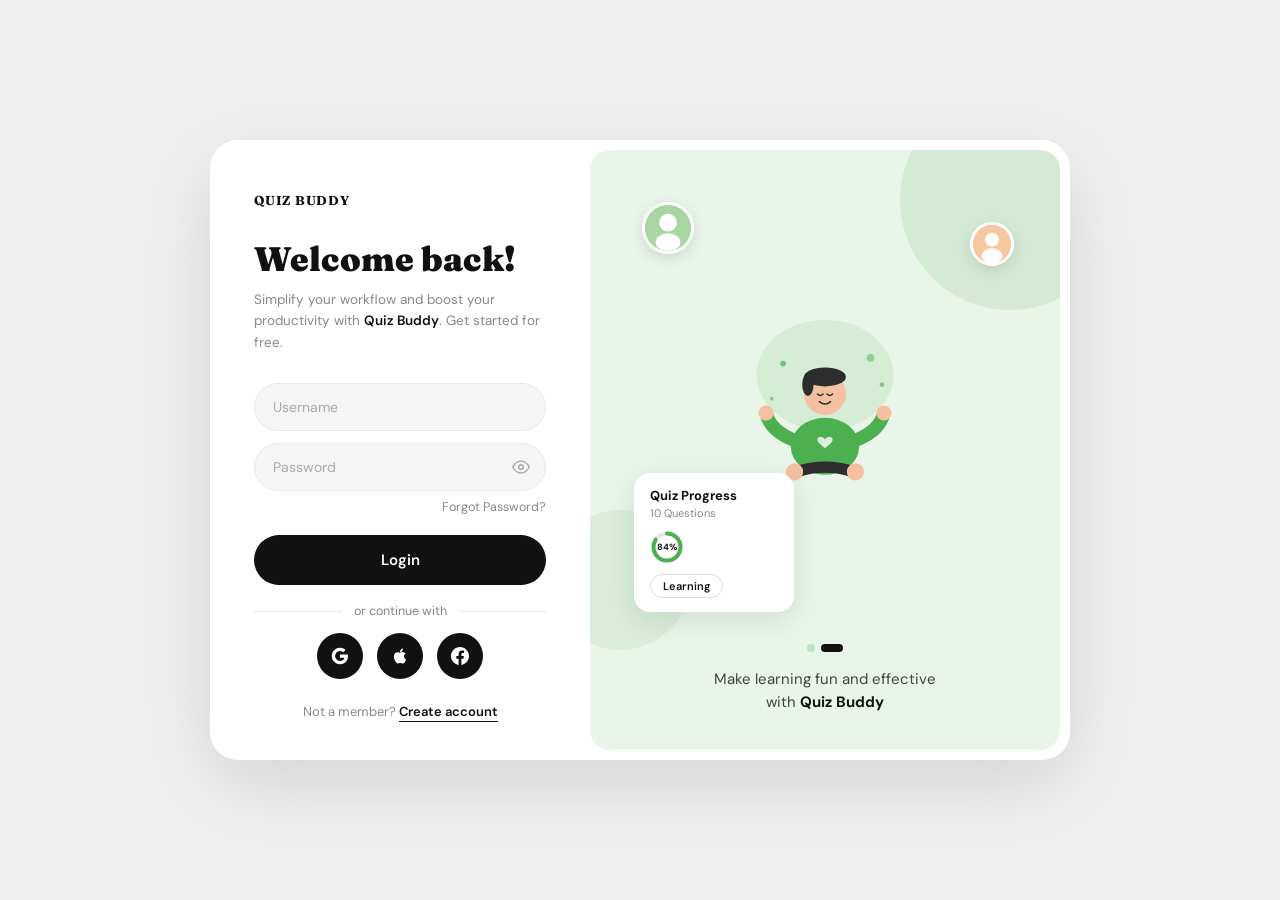
<file: templates/login.html>
<!DOCTYPE html>
<html lang="en">
<head>
  <meta charset="UTF-8" />
  <meta name="viewport" content="width=device-width, initial-scale=1.0"/>
  <title>Login — Quiz Buddy</title>
  <link href="https://fonts.googleapis.com/css2?family=Fraunces:wght@700;900&family=DM+Sans:wght@400;500;600&display=swap" rel="stylesheet"/>
  <style>
    *, *::before, *::after { box-sizing: border-box; margin: 0; padding: 0; }
    :root {
      --green-light: #e9f5e9; --green-mid: #c2e0c2; --green-accent: #4caf50;
      --black: #111111; --white: #ffffff; --gray: #888; --input-bg: #f5f5f5;
    }
    body { font-family: 'DM Sans', sans-serif; background: #f0f0f0; min-height: 100vh; display: flex; align-items: center; justify-content: center; }
    .card { display: flex; width: 860px; min-height: 540px; background: var(--white); border-radius: 28px; overflow: hidden; box-shadow: 0 24px 80px rgba(0,0,0,0.12); animation: fadeUp 0.6s ease both; }
    @keyframes fadeUp { from { opacity: 0; transform: translateY(24px); } to { opacity: 1; transform: translateY(0); } }
    .left { flex: 0 0 380px; padding: 52px 44px 40px; display: flex; flex-direction: column; justify-content: space-between; }
    .left-inner { display: flex; flex-direction: column; }
    .brand { font-family: 'Fraunces', serif; font-size: 13px; font-weight: 700; letter-spacing: 0.06em; color: var(--black); text-transform: uppercase; margin-bottom: 32px; }
    h1 { font-family: 'Fraunces', serif; font-size: 34px; font-weight: 900; color: var(--black); line-height: 1.15; margin-bottom: 10px; }
    .subtitle { font-size: 13.5px; color: var(--gray); line-height: 1.6; margin-bottom: 30px; }
    .subtitle strong { color: var(--black); font-weight: 600; }
    .form { display: flex; flex-direction: column; gap: 12px; }
    .input-wrap { position: relative; display: flex; align-items: center; }
    .input-wrap input {
      width: 100%; padding: 14px 18px; border: 1.5px solid #e8e8e8; border-radius: 50px;
      font-family: 'DM Sans', sans-serif; font-size: 14px; color: var(--black);
      background: var(--input-bg); outline: none; transition: border-color 0.2s, background 0.2s;
    }
    .input-wrap input::placeholder { color: #aaa; }
    .input-wrap input:focus { border-color: var(--black); background: var(--white); }
    .input-wrap .eye-btn { position: absolute; right: 16px; background: none; border: none; cursor: pointer; color: #aaa; display: flex; align-items: center; padding: 0; transition: color 0.2s; }
    .input-wrap .eye-btn:hover { color: var(--black); }
    .row-forgot { display: flex; justify-content: flex-end; margin-top: -4px; margin-bottom: 4px; }
    .row-forgot a { font-size: 12.5px; color: var(--gray); text-decoration: none; transition: color 0.2s; }
    .row-forgot a:hover { color: var(--black); }
    .btn-login { width: 100%; padding: 15px; border-radius: 50px; border: none; background: var(--black); color: var(--white); font-family: 'DM Sans', sans-serif; font-size: 15px; font-weight: 600; cursor: pointer; transition: transform 0.15s, box-shadow 0.15s; margin-top: 4px; }
    .btn-login:hover { transform: translateY(-1px); box-shadow: 0 8px 24px rgba(0,0,0,0.18); }
    .btn-login:active { transform: translateY(0); }
    .divider { display: flex; align-items: center; gap: 12px; margin: 18px 0 14px; }
    .divider::before, .divider::after { content: ''; flex: 1; height: 1px; background: #e8e8e8; }
    .divider span { font-size: 12.5px; color: var(--gray); white-space: nowrap; }
    .socials { display: flex; justify-content: center; gap: 14px; }
    .social-btn { width: 46px; height: 46px; border-radius: 50%; background: var(--black); border: none; cursor: pointer; display: flex; align-items: center; justify-content: center; transition: transform 0.15s, background 0.2s; }
    .social-btn:hover { transform: translateY(-2px); background: #333; }
    .social-btn svg { width: 18px; height: 18px; fill: white; }
    .footer-text { font-size: 13px; color: var(--gray); text-align: center; margin-top: 24px; }
    .footer-text a { color: var(--black); font-weight: 600; text-decoration: none; border-bottom: 1.5px solid var(--black); padding-bottom: 1px; transition: opacity 0.2s; }
    .footer-text a:hover { opacity: 0.6; }
    .right { flex: 1; background: var(--green-light); border-radius: 20px; margin: 10px 10px 10px 0; display: flex; flex-direction: column; align-items: center; justify-content: flex-end; padding: 32px 28px 36px; position: relative; overflow: hidden; }
    .right::before { content: ''; position: absolute; top: -60px; right: -60px; width: 220px; height: 220px; border-radius: 50%; background: var(--green-mid); opacity: 0.5; }
    .right::after  { content: ''; position: absolute; bottom: 100px; left: -40px; width: 140px; height: 140px; border-radius: 50%; background: var(--green-mid); opacity: 0.4; }
    .illus-wrap { position: relative; width: 100%; flex: 1; display: flex; align-items: center; justify-content: center; }
    .figure-svg { width: 190px; position: relative; z-index: 2; animation: float 4s ease-in-out infinite; }
    @keyframes float { 0%,100% { transform: translateY(0); } 50% { transform: translateY(-10px); } }
    .avatar { position: absolute; border-radius: 50%; border: 3px solid white; overflow: hidden; background: #ddd; z-index: 3; box-shadow: 0 4px 14px rgba(0,0,0,0.12); }
    .avatar.a1 { width: 52px; height: 52px; top: 20px; left: 24px; animation: float 4s ease-in-out infinite 0.5s; }
    .avatar.a2 { width: 44px; height: 44px; top: 40px; right: 18px; animation: float 4s ease-in-out infinite 1s; }
    .avatar svg { width: 100%; height: 100%; }
    .task-card { position: absolute; bottom: 32px; left: 16px; background: white; border-radius: 16px; padding: 14px 16px; width: 160px; box-shadow: 0 8px 28px rgba(0,0,0,0.1); z-index: 4; animation: slideIn 0.7s 0.3s ease both; }
    @keyframes slideIn { from { opacity:0; transform: translateX(-16px); } to { opacity:1; transform: translateX(0); } }
    .task-card .tc-title { font-size: 13px; font-weight: 700; color: var(--black); margin-bottom: 2px; }
    .task-card .tc-sub   { font-size: 11px; color: var(--gray); margin-bottom: 10px; }
    .tc-progress { display: flex; align-items: center; gap: 8px; margin-bottom: 10px; }
    .ring { width: 34px; height: 34px; flex-shrink: 0; }
    .ring circle { fill: none; stroke-width: 4; stroke-linecap: round; }
    .ring .track { stroke: #e8e8e8; }
    .ring .fill  { stroke: var(--green-accent); stroke-dasharray: 84; stroke-dashoffset: 13; transform: rotate(-90deg); transform-origin: center; }
    .ring-label { position: absolute; font-size: 9px; font-weight: 700; color: var(--black); left: 50%; top: 50%; transform: translate(-50%,-50%); }
    .ring-wrap { position: relative; width: 34px; height: 34px; }
    .tc-tag { display: inline-block; padding: 4px 12px; border-radius: 50px; border: 1.5px solid #ddd; font-size: 11px; font-weight: 600; color: var(--black); }
    .dots { display: flex; gap: 6px; margin-bottom: 16px; z-index: 2; }
    .dot { width: 8px; height: 8px; border-radius: 50%; background: var(--green-mid); }
    .dot.active { background: var(--black); width: 22px; border-radius: 4px; }
    .tagline { text-align: center; font-size: 15px; color: #444; line-height: 1.55; z-index: 2; }
    .tagline strong { color: var(--black); font-weight: 700; }
    @media (max-width: 700px) {
      .card { flex-direction: column; width: 94vw; min-height: auto; }
      .right { margin: 0 10px 10px; min-height: 280px; }
      .left { padding: 40px 30px 30px; }
    }
  </style>
</head>
<body>

<div class="card">
  <div class="left">
    <div class="left-inner">
      <div class="brand">Quiz Buddy</div>
      <h1>Welcome back!</h1>
      <p class="subtitle">Simplify your workflow and boost your productivity with <strong>Quiz Buddy</strong>. Get started for free.</p>

      <!-- ✅ Your original login form — method="post", name attributes preserved -->
    <form class="form" method="post">

  <div class="input-wrap">
    <input
      type="text"
      name="username"
      placeholder="Username"
      required
      autocomplete="off">
  </div>

  <div class="input-wrap">
    <input
      type="password"
      name="password"
      id="pwd"
      placeholder="Password"
      required>

    <button
      type="button"
      class="eye-btn"
      onclick="togglePwd()">
      <svg id="eye-icon"
           xmlns="http://www.w3.org/2000/svg"
           width="18"
           height="18"
           viewBox="0 0 24 24"
           fill="none"
           stroke="currentColor"
           stroke-width="2">
        <path d="M1 12s4-8 11-8 11 8 11 8-4 8-11 8-11-8-11-8z"/>
        <circle cx="12" cy="12" r="3"/>
      </svg>
    </button>
  </div>

  <div class="row-forgot">
    <a href="#">Forgot Password?</a>
  </div>

  <button type="submit" class="btn-login">
    Login
  </button>

</form>

      <div class="divider"><span>or continue with</span></div>
      <div class="socials">
        <button class="social-btn" aria-label="Google" type="button">
          <svg viewBox="0 0 24 24"><path d="M22.56 12.25c0-.78-.07-1.53-.2-2.25H12v4.26h5.92c-.26 1.37-1.04 2.53-2.21 3.31v2.77h3.57c2.08-1.92 3.28-4.74 3.28-8.09z"/><path d="M12 23c2.97 0 5.46-.98 7.28-2.66l-3.57-2.77c-.98.66-2.23 1.06-3.71 1.06-2.86 0-5.29-1.93-6.16-4.53H2.18v2.84C3.99 20.53 7.7 23 12 23z"/><path d="M5.84 14.09c-.22-.66-.35-1.36-.35-2.09s.13-1.43.35-2.09V7.07H2.18C1.43 8.55 1 10.22 1 12s.43 3.45 1.18 4.93l2.85-2.22.81-.62z"/><path d="M12 5.38c1.62 0 3.06.56 4.21 1.64l3.15-3.15C17.45 2.09 14.97 1 12 1 7.7 1 3.99 3.47 2.18 7.07l3.66 2.84c.87-2.6 3.3-4.53 6.16-4.53z"/></svg>
        </button>
        <button class="social-btn" aria-label="Apple" type="button">
          <svg viewBox="0 0 24 24"><path d="M18.71 19.5c-.83 1.24-1.71 2.45-3.05 2.47-1.34.03-1.77-.79-3.29-.79-1.53 0-2 .77-3.27.82-1.31.05-2.3-1.32-3.14-2.53C4.25 17 2.94 12.45 4.7 9.39c.87-1.52 2.43-2.48 4.12-2.51 1.28-.02 2.5.87 3.29.87.78 0 2.26-1.07 3.8-.91.65.03 2.47.26 3.64 1.98-.09.06-2.17 1.28-2.15 3.81.03 3.02 2.65 4.03 2.68 4.04-.03.07-.42 1.44-1.38 2.83M13 3.5c.73-.83 1.94-1.46 2.94-1.5.13 1.17-.34 2.35-1.04 3.19-.69.85-1.83 1.51-2.95 1.42-.15-1.15.41-2.35 1.05-3.11z"/></svg>
        </button>
        <button class="social-btn" aria-label="Facebook" type="button">
          <svg viewBox="0 0 24 24"><path d="M24 12.073c0-6.627-5.373-12-12-12s-12 5.373-12 12c0 5.99 4.388 10.954 10.125 11.854v-8.385H7.078v-3.47h3.047V9.43c0-3.007 1.792-4.669 4.533-4.669 1.312 0 2.686.235 2.686.235v2.953H15.83c-1.491 0-1.956.925-1.956 1.874v2.25h3.328l-.532 3.47h-2.796v8.385C19.612 23.027 24 18.062 24 12.073z"/></svg>
        </button>
      </div>
    </div>
    <p class="footer-text">Not a member? <a href="/signup">Create account</a></p>
  </div>

  <!-- RIGHT panel -->
  <div class="right">
    <div class="illus-wrap">
      <div class="avatar a1">
        <svg viewBox="0 0 52 52" xmlns="http://www.w3.org/2000/svg"><rect width="52" height="52" fill="#a8d5a2"/><circle cx="26" cy="20" r="10" fill="#fff"/><ellipse cx="26" cy="42" rx="14" ry="10" fill="#fff"/></svg>
      </div>
      <div class="avatar a2">
        <svg viewBox="0 0 44 44" xmlns="http://www.w3.org/2000/svg"><rect width="44" height="44" fill="#f5c8a0"/><circle cx="22" cy="17" r="8" fill="#fff"/><ellipse cx="22" cy="36" rx="12" ry="9" fill="#fff"/></svg>
      </div>
      <svg class="figure-svg" viewBox="0 0 200 240" xmlns="http://www.w3.org/2000/svg">
        <ellipse cx="100" cy="80" rx="72" ry="58" fill="#c8e6c8" opacity="0.6"/>
        <ellipse cx="100" cy="155" rx="36" ry="30" fill="#4caf50"/>
        <path d="M100 148 c-2-4-8-4-8 0 c0 3 4 6 8 9 c4-3 8-6 8-9 c0-4-6-4-8 0z" fill="white" opacity="0.8"/>
        <circle cx="100" cy="100" r="22" fill="#f5c0a0"/>
        <ellipse cx="100" cy="82" rx="22" ry="10" fill="#2d2d2d"/>
        <ellipse cx="82" cy="90" rx="6" ry="12" fill="#2d2d2d"/>
        <path d="M92 100 q3 3 6 0" stroke="#2d2d2d" stroke-width="1.5" fill="none" stroke-linecap="round"/>
        <path d="M102 100 q3 3 6 0" stroke="#2d2d2d" stroke-width="1.5" fill="none" stroke-linecap="round"/>
        <path d="M94 108 q6 5 12 0" stroke="#2d2d2d" stroke-width="1.5" fill="none" stroke-linecap="round"/>
        <path d="M66 148 q-24-10-28-28" stroke="#4caf50" stroke-width="14" fill="none" stroke-linecap="round"/>
        <circle cx="38" cy="120" r="8" fill="#f5c0a0"/>
        <path d="M134 148 q24-10 28-28" stroke="#4caf50" stroke-width="14" fill="none" stroke-linecap="round"/>
        <circle cx="162" cy="120" r="8" fill="#f5c0a0"/>
        <path d="M70 182 q30-10 60 0" stroke="#2d2d2d" stroke-width="12" fill="none" stroke-linecap="round"/>
        <circle cx="68" cy="182" r="9" fill="#f5c0a0"/>
        <circle cx="132" cy="182" r="9" fill="#f5c0a0"/>
        <circle cx="56" cy="68" r="3" fill="#4caf50" opacity="0.7"/>
        <circle cx="148" cy="62" r="4" fill="#4caf50" opacity="0.5"/>
        <circle cx="160" cy="90" r="2.5" fill="#4caf50" opacity="0.6"/>
        <circle cx="44" cy="105" r="2" fill="#4caf50" opacity="0.5"/>
      </svg>
      <div class="task-card">
        <div class="tc-title">Quiz Progress</div>
        <div class="tc-sub">10 Questions</div>
        <div class="tc-progress">
          <div class="ring-wrap">
            <svg class="ring" viewBox="0 0 34 34">
              <circle class="track" cx="17" cy="17" r="13.5"/>
              <circle class="fill"  cx="17" cy="17" r="13.5"/>
            </svg>
            <span class="ring-label">84%</span>
          </div>
        </div>
        <span class="tc-tag">Learning</span>
      </div>
    </div>
    <div class="dots"><div class="dot"></div><div class="dot active"></div>
</div>
    <p class="tagline">Make learning fun and effective<br>with <strong>Quiz Buddy</strong></p>
  </div>
</div>

<script>
  function togglePwd() {
    const input = document.getElementById('pwd');
    const icon = document.getElementById('eye-icon');
    if (input.type === 'password') {
      input.type = 'text';
      icon.innerHTML = `<path d="M17.94 17.94A10.07 10.07 0 0 1 12 20c-7 0-11-8-11-8a18.45 18.45 0 0 1 5.06-5.94"/><path d="M9.9 4.24A9.12 9.12 0 0 1 12 4c7 0 11 8 11 8a18.5 18.5 0 0 1-2.16 3.19"/><line x1="1" y1="1" x2="23" y2="23"/>`;
    } else {
      input.type = 'password';
      icon.innerHTML = `<path d="M1 12s4-8 11-8 11 8 11 8-4 8-11 8-11-8-11-8z"/><circle cx="12" cy="12" r="3"/>`;
    }
  }
</script>
</body>
</html>
</file>
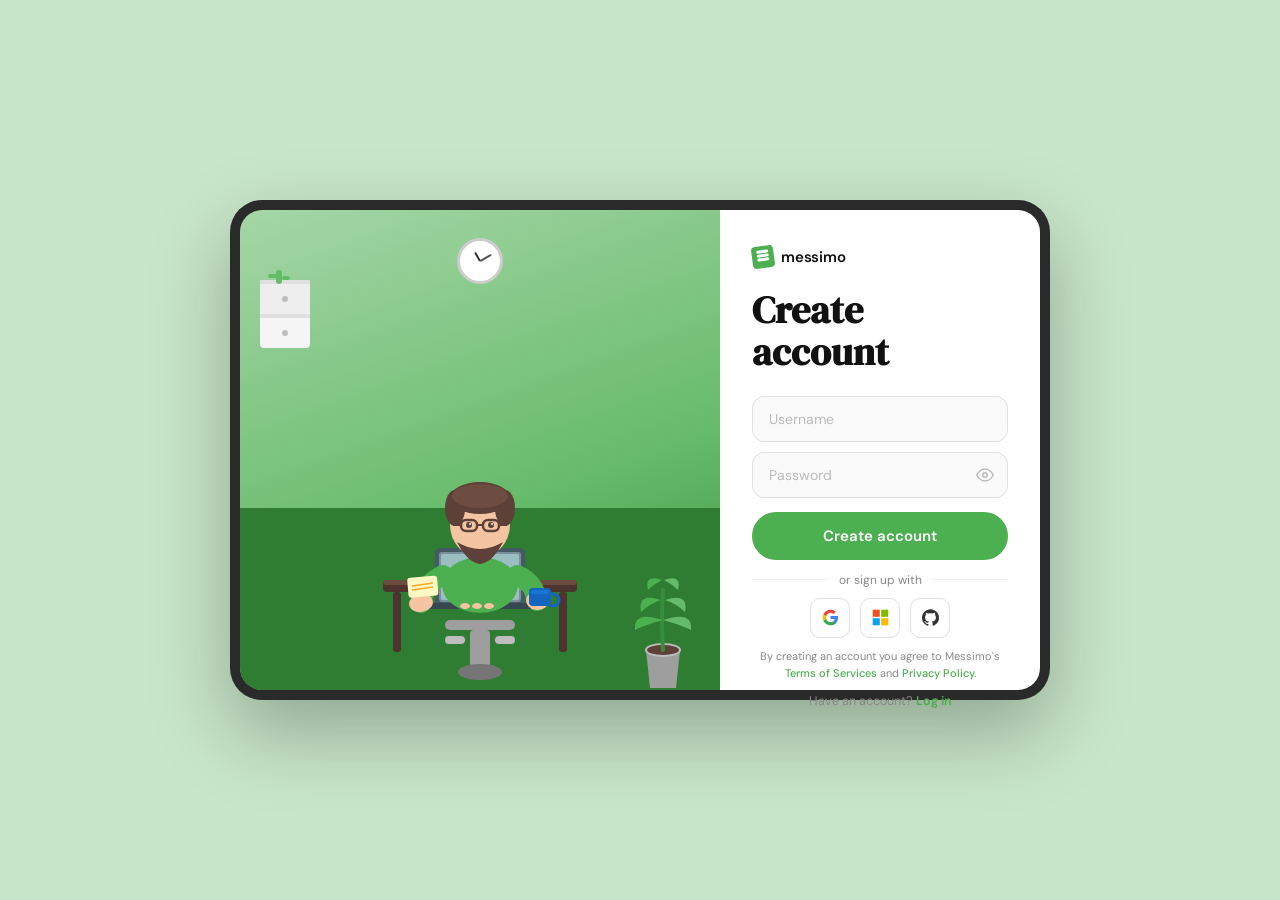
<file: templates/signup.html>
<!DOCTYPE html>
<html lang="en">
<head>
  <meta charset="UTF-8"/>
  <meta name="viewport" content="width=device-width, initial-scale=1.0"/>
  <title>Create Account — Messimo</title>
  <link href="https://fonts.googleapis.com/css2?family=DM+Serif+Display&family=DM+Sans:wght@400;500;600&display=swap" rel="stylesheet"/>
  <style>
    *, *::before, *::after { box-sizing: border-box; margin: 0; padding: 0; }

    :root {
      --green-bg: #7bc67e;
      --green-dark: #5aaf5e;
      --green-btn: #4caf50;
      --white: #ffffff;
      --black: #111;
      --gray: #888;
      --input-border: #e0e0e0;
      --input-bg: #fafafa;
    }

    body {
      font-family: 'DM Sans', sans-serif;
      background: #c8e6c9;
      min-height: 100vh;
      display: flex;
      align-items: center;
      justify-content: center;
      padding: 1rem;
    }

    /* outer shell — the rounded dark border seen in the screenshot */
    .shell {
      width: 820px;
      height: 500px;
      background: #2a2a2a;
      border-radius: 32px;
      padding: 10px;
      box-shadow: 0 32px 80px rgba(0,0,0,0.28);
      display: flex;
      animation: fadeUp 0.6s ease both;
    }

    @keyframes fadeUp {
      from { opacity:0; transform:translateY(20px); }
      to   { opacity:1; transform:translateY(0); }
    }

    /* ── LEFT: green illustration side ── */
    .left {
      flex: 1;
      border-radius: 22px 0 0 22px;
      background: linear-gradient(160deg, #a5d6a7 0%, #66bb6a 60%, #388e3c 100%);
      position: relative;
      overflow: hidden;
      display: flex;
      align-items: flex-end;
      justify-content: center;
    }

    /* floor */
    .left::after {
      content: '';
      position: absolute;
      bottom: 0; left: 0; right: 0;
      height: 38%;
      background: #2e7d32;
      border-radius: 0 0 0 22px;
    }

    /* clock on wall */
    .clock {
      position: absolute;
      top: 28px; left: 50%;
      transform: translateX(-50%);
      width: 46px; height: 46px;
      background: white;
      border-radius: 50%;
      border: 3px solid #ccc;
      display: flex; align-items: center; justify-content: center;
      z-index: 2;
    }
    .clock::before { /* hour hand */
      content: '';
      position: absolute;
      bottom: 50%; left: 50%;
      width: 2px; height: 10px;
      background: #333;
      transform-origin: bottom center;
      transform: translateX(-50%) rotate(-30deg);
      border-radius: 2px;
    }
    .clock::after { /* minute hand */
      content: '';
      position: absolute;
      bottom: 50%; left: 50%;
      width: 1.5px; height: 13px;
      background: #555;
      transform-origin: bottom center;
      transform: translateX(-50%) rotate(60deg);
      border-radius: 2px;
    }

    /* 3D character SVG */
    .character {
      position: relative;
      z-index: 3;
      width: 230px;
      margin-bottom: 0;
      animation: float 5s ease-in-out infinite;
    }

    @keyframes float {
      0%,100% { transform: translateY(0); }
      50%      { transform: translateY(-8px); }
    }

    /* plant */
    .plant {
      position: absolute;
      bottom: 0; right: 22px;
      z-index: 4;
      width: 70px;
    }

    /* cabinet */
    .cabinet {
      position: absolute;
      top: 60px; left: 18px;
      z-index: 2;
      width: 54px;
    }

    /* cactus */
    .cactus {
      position: absolute;
      top: 32px; left: 22px;
      z-index: 2;
      width: 28px;
    }

    /* ── RIGHT: white form side ── */
    .right {
      width: 320px;
      flex-shrink: 0;
      background: var(--white);
      border-radius: 0 22px 22px 0;
      padding: 36px 32px 28px;
      display: flex;
      flex-direction: column;
      justify-content: space-between;
    }

    .logo {
      display: flex;
      align-items: center;
      gap: 7px;
      margin-bottom: 22px;
    }

    .logo-icon {
      width: 22px; height: 22px;
      background: var(--green-btn);
      border-radius: 4px;
      position: relative;
      transform: rotate(-8deg);
    }

    .logo-icon::after {
      content: '';
      position: absolute;
      top: 4px; left: 5px;
      width: 12px; height: 3px;
      background: white;
      border-radius: 2px;
      box-shadow: 0 4px 0 white, 0 8px 0 white;
    }

    .logo-name {
      font-family: 'DM Sans', sans-serif;
      font-size: 15px;
      font-weight: 600;
      color: var(--black);
      letter-spacing: -0.2px;
    }

    h1 {
      font-family: 'DM Serif Display', serif;
      font-size: 38px;
      line-height: 1.1;
      color: var(--black);
      margin-bottom: 22px;
    }

    .form { display: flex; flex-direction: column; gap: 10px; }

    .input-wrap { position: relative; }

    .input-wrap input {
      width: 100%;
      padding: 13px 44px 13px 16px;
      border: 1.5px solid var(--input-border);
      border-radius: 12px;
      font-family: 'DM Sans', sans-serif;
      font-size: 14px;
      color: var(--black);
      background: var(--input-bg);
      outline: none;
      transition: border-color 0.2s;
    }

    .input-wrap input::placeholder { color: #bbb; }
    .input-wrap input:focus { border-color: var(--green-btn); background: white; }

    .eye-btn {
      position: absolute;
      right: 14px; top: 50%;
      transform: translateY(-50%);
      background: none; border: none;
      cursor: pointer; color: #bbb;
      display: flex; align-items: center;
      transition: color 0.2s;
    }
    .eye-btn:hover { color: var(--black); }

    .btn-create {
      width: 100%;
      padding: 14px;
      border-radius: 50px;
      border: none;
      background: var(--green-btn);
      color: white;
      font-family: 'DM Sans', sans-serif;
      font-size: 15px;
      font-weight: 600;
      cursor: pointer;
      margin-top: 4px;
      transition: transform 0.15s, box-shadow 0.15s, background 0.2s;
    }
    .btn-create:hover { background: var(--green-dark); transform: translateY(-1px); box-shadow: 0 8px 24px rgba(76,175,80,0.35); }
    .btn-create:active { transform: translateY(0); }

    .divider {
      display: flex; align-items: center; gap: 10px;
      margin: 12px 0 10px;
      font-size: 12px; color: var(--gray);
    }
    .divider::before, .divider::after { content:''; flex:1; height:1px; background:#eee; }

    .socials { display: flex; justify-content: center; gap: 10px; }

    .s-btn {
      width: 40px; height: 40px;
      border-radius: 10px;
      border: 1.5px solid var(--input-border);
      background: white;
      display: flex; align-items: center; justify-content: center;
      cursor: pointer;
      transition: border-color 0.2s, transform 0.15s;
    }
    .s-btn:hover { border-color: var(--green-btn); transform: translateY(-2px); }
    .s-btn svg { width: 17px; height: 17px; }

    .terms {
      font-size: 11px;
      color: var(--gray);
      text-align: center;
      line-height: 1.6;
      margin-top: 10px;
    }
    .terms a { color: var(--green-btn); text-decoration: none; font-weight: 500; }
    .terms a:hover { text-decoration: underline; }

    .footer-txt {
      font-size: 12.5px;
      color: var(--gray);
      text-align: center;
      margin-top: 10px;
    }
    .footer-txt a { color: var(--green-btn); font-weight: 600; text-decoration: none; }
    .footer-txt a:hover { text-decoration: underline; }

    @media (max-width: 700px) {
      .shell { flex-direction: column; width: 96vw; height: auto; }
      .left  { min-height: 220px; border-radius: 22px 22px 0 0; }
      .right { width: 100%; border-radius: 0 0 22px 22px; }
    }
  </style>
</head>
<body>

<div class="shell">

  <!-- LEFT: illustration -->
  <div class="left">

    <!-- clock -->
    <div class="clock"></div>

    <!-- small cabinet SVG -->
    <svg class="cabinet" viewBox="0 0 54 80" xmlns="http://www.w3.org/2000/svg">
      <rect x="2" y="10" width="50" height="68" rx="4" fill="#f5f5f5"/>
      <rect x="2" y="10" width="50" height="34" rx="4" fill="#eeeeee"/>
      <rect x="2" y="10" width="50" height="4" fill="#e0e0e0"/>
      <rect x="2" y="44" width="50" height="4" fill="#e0e0e0"/>
      <circle cx="27" cy="29" r="3" fill="#bdbdbd"/>
      <circle cx="27" cy="63" r="3" fill="#bdbdbd"/>
      <!-- cactus on top -->
      <rect x="18" y="0" width="6" height="14" rx="3" fill="#66bb6a"/>
      <rect x="10" y="4" width="10" height="4" rx="2" fill="#66bb6a"/>
      <rect x="24" y="6" width="8" height="4" rx="2" fill="#66bb6a"/>
    </svg>

    <!-- 3D character SVG (hand-crafted illustration style) -->
    <svg class="character" viewBox="0 0 230 300" xmlns="http://www.w3.org/2000/svg">
      <!-- desk -->
      <rect x="18" y="190" width="194" height="12" rx="4" fill="#4e342e"/>
      <rect x="28" y="202" width="8" height="60" rx="3" fill="#4e342e"/>
      <rect x="194" y="202" width="8" height="60" rx="3" fill="#4e342e"/>
      <!-- desk surface highlight -->
      <rect x="18" y="190" width="194" height="5" rx="4" fill="#6d4c41"/>

      <!-- laptop -->
      <rect x="70" y="158" width="90" height="58" rx="5" fill="#455a64"/>
      <rect x="74" y="162" width="82" height="50" rx="3" fill="#78909c"/>
      <!-- screen glow -->
      <rect x="76" y="164" width="78" height="46" rx="2" fill="#b2dfdb" opacity="0.6"/>
      <rect x="56" y="213" width="118" height="6" rx="3" fill="#37474f"/>

      <!-- chair -->
      <rect x="80" y="230" width="70" height="10" rx="5" fill="#9e9e9e"/>
      <rect x="105" y="240" width="20" height="40" rx="4" fill="#9e9e9e"/>
      <rect x="80" y="246" width="20" height="8" rx="4" fill="#bdbdbd"/>
      <rect x="130" y="246" width="20" height="8" rx="4" fill="#bdbdbd"/>
      <ellipse cx="115" cy="282" rx="22" ry="8" fill="#757575"/>

      <!-- body / green sweater -->
      <ellipse cx="115" cy="195" rx="38" ry="28" fill="#4caf50"/>
      <!-- collar -->
      <path d="M102 170 q13-8 26 0" fill="#388e3c"/>

      <!-- left arm on desk -->
      <path d="M78 185 q-20 10-22 28" stroke="#4caf50" stroke-width="20" fill="none" stroke-linecap="round"/>
      <ellipse cx="56" cy="213" rx="12" ry="9" fill="#f5c5a3" transform="rotate(-10 56 213)"/>

      <!-- right arm -->
      <path d="M152 185 q18 8 20 26" stroke="#4caf50" stroke-width="20" fill="none" stroke-linecap="round"/>
      <ellipse cx="172" cy="211" rx="11" ry="9" fill="#f5c5a3" transform="rotate(10 172 211)"/>

      <!-- fingers on keyboard -->
      <ellipse cx="100" cy="216" rx="5" ry="3" fill="#f5c5a3"/>
      <ellipse cx="112" cy="216" rx="5" ry="3" fill="#f5c5a3"/>
      <ellipse cx="124" cy="216" rx="5" ry="3" fill="#f5c5a3"/>

      <!-- neck -->
      <rect x="107" y="155" width="16" height="18" rx="6" fill="#f5c5a3"/>

      <!-- head -->
      <ellipse cx="115" cy="135" rx="30" ry="32" fill="#f5c5a3"/>

      <!-- hair -->
      <ellipse cx="115" cy="108" rx="30" ry="16" fill="#5d4037"/>
      <ellipse cx="90"  cy="118" rx="10" ry="18" fill="#5d4037"/>
      <ellipse cx="140" cy="118" rx="10" ry="18" fill="#5d4037"/>
      <ellipse cx="115" cy="106" rx="28" ry="12" fill="#6d4c41"/>

      <!-- glasses -->
      <rect x="96" y="130" width="16" height="11" rx="5" fill="none" stroke="#5d4037" stroke-width="2.5"/>
      <rect x="118" y="130" width="16" height="11" rx="5" fill="none" stroke="#5d4037" stroke-width="2.5"/>
      <line x1="112" y1="135" x2="118" y2="135" stroke="#5d4037" stroke-width="2"/>
      <line x1="88"  y1="135" x2="96"  y2="135" stroke="#5d4037" stroke-width="2"/>
      <line x1="134" y1="135" x2="142" y2="135" stroke="#5d4037" stroke-width="2"/>

      <!-- eyes behind glasses -->
      <circle cx="104" cy="135" r="3" fill="#5d4037"/>
      <circle cx="126" cy="135" r="3" fill="#5d4037"/>
      <circle cx="105" cy="134" r="1" fill="white"/>
      <circle cx="127" cy="134" r="1" fill="white"/>

      <!-- beard -->
      <path d="M92 152 q23 14 46 0 q-10 20-23 22 q-13-2-23-22z" fill="#5d4037"/>

      <!-- mug -->
      <rect x="164" y="198" width="22" height="18" rx="4" fill="#1565c0"/>
      <path d="M186 204 q8 0 8 6 q0 6-8 6" fill="none" stroke="#1565c0" stroke-width="3" stroke-linecap="round"/>
      <rect x="166" y="200" width="18" height="4" rx="2" fill="#1976d2"/>

      <!-- notebook -->
      <rect x="42" y="188" width="30" height="20" rx="3" fill="#fff9c4" transform="rotate(-5 42 188)"/>
      <line x1="47" y1="196" x2="68" y2="193" stroke="#f9a825" stroke-width="1.5"/>
      <line x1="47" y1="200" x2="68" y2="197" stroke="#f9a825" stroke-width="1.5"/>
    </svg>

    <!-- plant SVG -->
    <svg class="plant" viewBox="0 0 70 130" xmlns="http://www.w3.org/2000/svg">
      <!-- pot -->
      <path d="M18 90 l4 38 h26 l4-38z" fill="#9e9e9e"/>
      <ellipse cx="35" cy="90" rx="18" ry="7" fill="#bdbdbd"/>
      <!-- soil -->
      <ellipse cx="35" cy="90" rx="16" ry="5" fill="#5d4037"/>
      <!-- stem -->
      <path d="M35 90 q-2-30 0-60" stroke="#388e3c" stroke-width="4" fill="none" stroke-linecap="round"/>
      <!-- leaves -->
      <path d="M35 60 q-30-10-28 10 q10-5 28-10z" fill="#4caf50"/>
      <path d="M35 60 q30-10 28 10 q-10-5-28-10z" fill="#66bb6a"/>
      <path d="M33 40 q-24-8-20 12 q8-8 20-12z" fill="#4caf50"/>
      <path d="M37 40 q24-8 20 12 q-8-8-20-12z" fill="#66bb6a"/>
      <path d="M34 20 q-18-6-14 10 q6-6 14-10z" fill="#4caf50"/>
      <path d="M36 20 q18-6 14 10 q-6-6-14-10z" fill="#66bb6a"/>
    </svg>

  </div>

  <!-- RIGHT: form -->
  <div class="right">
    <div>
      <!-- logo -->
      <div class="logo">
        <div class="logo-icon"></div>
        <span class="logo-name">messimo</span>
      </div>

      <h1>Create<br>account</h1>

      <!-- ✅ form with name attributes for backend -->
      <form class="form" method="post" action="/signup">
        <div class="input-wrap">
          <input name="username" type="text" placeholder="Username" required autocomplete="off"/>
        </div>
        <div class="input-wrap">
          <input name="password" type="password" id="pwd" placeholder="Password" required/>
          <button type="button" class="eye-btn" onclick="togglePwd()" aria-label="Toggle password">
            <svg id="eye-icon" xmlns="http://www.w3.org/2000/svg" width="18" height="18" viewBox="0 0 24 24" fill="none" stroke="currentColor" stroke-width="2" stroke-linecap="round" stroke-linejoin="round">
              <path d="M1 12s4-8 11-8 11 8 11 8-4 8-11 8-11-8-11-8z"/>
              <circle cx="12" cy="12" r="3"/>
            </svg>
          </button>
        </div>
        <button type="submit" class="btn-create">Create account</button>
      </form>

      <div class="divider">or sign up with</div>

      <div class="socials">
        <!-- Google -->
        <button class="s-btn" type="button" aria-label="Google">
          <svg viewBox="0 0 24 24" xmlns="http://www.w3.org/2000/svg">
            <path d="M22.56 12.25c0-.78-.07-1.53-.2-2.25H12v4.26h5.92c-.26 1.37-1.04 2.53-2.21 3.31v2.77h3.57c2.08-1.92 3.28-4.74 3.28-8.09z" fill="#4285F4"/>
            <path d="M12 23c2.97 0 5.46-.98 7.28-2.66l-3.57-2.77c-.98.66-2.23 1.06-3.71 1.06-2.86 0-5.29-1.93-6.16-4.53H2.18v2.84C3.99 20.53 7.7 23 12 23z" fill="#34A853"/>
            <path d="M5.84 14.09c-.22-.66-.35-1.36-.35-2.09s.13-1.43.35-2.09V7.07H2.18C1.43 8.55 1 10.22 1 12s.43 3.45 1.18 4.93l2.85-2.22.81-.62z" fill="#FBBC05"/>
            <path d="M12 5.38c1.62 0 3.06.56 4.21 1.64l3.15-3.15C17.45 2.09 14.97 1 12 1 7.7 1 3.99 3.47 2.18 7.07l3.66 2.84c.87-2.6 3.3-4.53 6.16-4.53z" fill="#EA4335"/>
          </svg>
        </button>
        <!-- Windows/Grid icon -->
        <button class="s-btn" type="button" aria-label="Microsoft">
          <svg viewBox="0 0 24 24" xmlns="http://www.w3.org/2000/svg">
            <rect x="1"  y="1"  width="10" height="10" fill="#f25022"/>
            <rect x="13" y="1"  width="10" height="10" fill="#7fba00"/>
            <rect x="1"  y="13" width="10" height="10" fill="#00a4ef"/>
            <rect x="13" y="13" width="10" height="10" fill="#ffb900"/>
          </svg>
        </button>
        <!-- GitHub -->
        <button class="s-btn" type="button" aria-label="GitHub">
          <svg viewBox="0 0 24 24" xmlns="http://www.w3.org/2000/svg">
            <path fill="#333" d="M12 .297c-6.63 0-12 5.373-12 12 0 5.303 3.438 9.8 8.205 11.385.6.113.82-.258.82-.577 0-.285-.01-1.04-.015-2.04-3.338.724-4.042-1.61-4.042-1.61C4.422 18.07 3.633 17.7 3.633 17.7c-1.087-.744.084-.729.084-.729 1.205.084 1.838 1.236 1.838 1.236 1.07 1.835 2.809 1.305 3.495.998.108-.776.417-1.305.76-1.605-2.665-.3-5.466-1.332-5.466-5.93 0-1.31.465-2.38 1.235-3.22-.135-.303-.54-1.523.105-3.176 0 0 1.005-.322 3.3 1.23.96-.267 1.98-.399 3-.405 1.02.006 2.04.138 3 .405 2.28-1.552 3.285-1.23 3.285-1.23.645 1.653.24 2.873.12 3.176.765.84 1.23 1.91 1.23 3.22 0 4.61-2.805 5.625-5.475 5.92.42.36.81 1.096.81 2.22 0 1.606-.015 2.896-.015 3.286 0 .315.21.69.825.57C20.565 22.092 24 17.592 24 12.297c0-6.627-5.373-12-12-12"/>
          </svg>
        </button>
      </div>

      <p class="terms">By creating an account you agree to Messimo's<br>
        <a href="#">Terms of Services</a> and <a href="#">Privacy Policy.</a>
      </p>
    </div>

    <p class="footer-txt">Have an account? <a href="/login">Log in</a></p>
  </div>

</div>

<script>
  function togglePwd() {
    const input = document.getElementById('pwd');
    const icon  = document.getElementById('eye-icon');
    if (input.type === 'password') {
      input.type = 'text';
      icon.innerHTML = `<path d="M17.94 17.94A10.07 10.07 0 0 1 12 20c-7 0-11-8-11-8a18.45 18.45 0 0 1 5.06-5.94"/><path d="M9.9 4.24A9.12 9.12 0 0 1 12 4c7 0 11 8 11 8a18.5 18.5 0 0 1-2.16 3.19"/><line x1="1" y1="1" x2="23" y2="23"/>`;
    } else {
      input.type = 'password';
      icon.innerHTML = `<path d="M1 12s4-8 11-8 11 8 11 8-4 8-11 8-11-8-11-8z"/><circle cx="12" cy="12" r="3"/>`;
    }
  }
</script>

</body>
</html>
</file>
